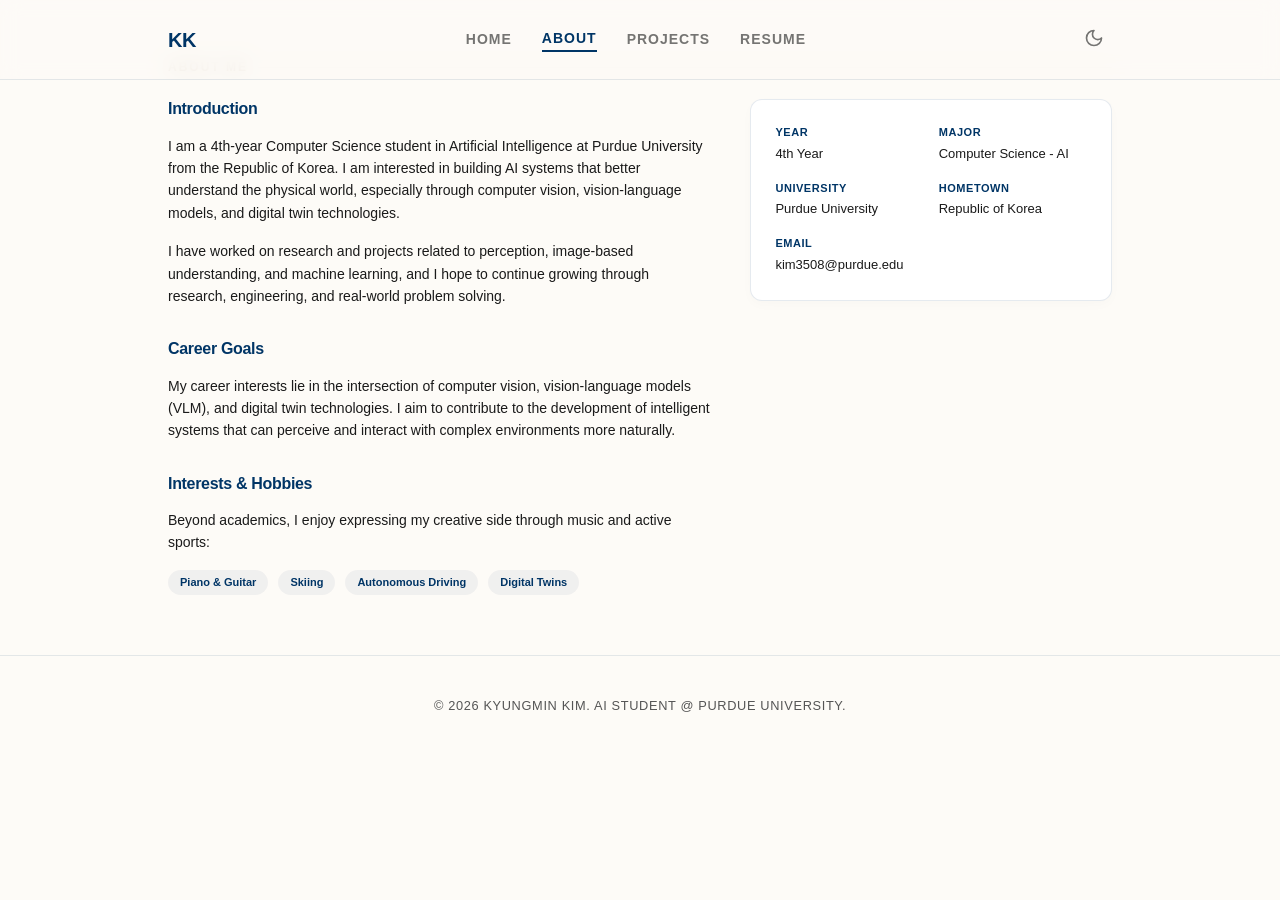
<file: about.html>
<!DOCTYPE html>
<html lang="en">
<head>
    <meta charset="UTF-8">
    <meta name="viewport" content="width=device-width, initial-scale=1.0">
    <title>About | Kyungmin Kim</title>
    <link rel="stylesheet" href="style.css">
</head>
<body>
    <div id="entry-overlay" class="entry-overlay"></div>
    <nav>
        <div class="container">
            <a href="index.html" class="logo">KK</a>
            <div class="nav-links">
                <a href="index.html">Home</a>
                <a href="about.html" class="active">About</a>
                <a href="projects.html">Projects</a>
                <a href="resume.html">Resume</a>
            </div>
            <button id="theme-toggle" class="theme-toggle" aria-label="Toggle dark mode">
                <span id="moon-icon">
                    <svg xmlns="http://www.w3.org/2000/svg" width="20" height="20" viewBox="0 0 24 24" fill="none" stroke="currentColor" stroke-width="2" stroke-linecap="round" stroke-linejoin="round" class="lucide lucide-moon"><path d="M12 3a6 6 0 0 0 9 9 9 9 0 1 1-9-9Z"/></svg>
                </span>
                <span id="sun-icon" style="display: none;">
                    <svg xmlns="http://www.w3.org/2000/svg" width="20" height="20" viewBox="0 0 24 24" fill="none" stroke="currentColor" stroke-width="2" stroke-linecap="round" stroke-linejoin="round" class="lucide lucide-sun"><circle cx="12" cy="12" r="4"/><path d="M12 2v2"/><path d="M12 20v2"/><path d="m4.93 4.93 1.41 1.41"/><path d="m17.66 17.66 1.41 1.41"/><path d="M2 12h2"/><path d="M20 12h2"/><path d="m6.34 17.66-1.41 1.41"/><path d="m19.07 4.93-1.41 1.41"/></svg>
                </span>
            </button>
        </div>
    </nav>

    <main class="container">
        <section class="fade-in">
            <h1 class="section-title">About Me</h1>
            <div class="about-grid">
                <div class="about-content">
                    <h3>Introduction</h3>
                    <p>I am a 4th-year Computer Science student in Artificial Intelligence at Purdue University from the Republic of Korea. I am interested in building AI systems that better understand the physical world, especially through computer vision, vision-language models, and digital twin technologies.</p>
                    <p style="margin-top: 1rem;">I have worked on research and projects related to perception, image-based understanding, and machine learning, and I hope to continue growing through research, engineering, and real-world problem solving.</p>
                    
                    <h3 style="margin-top: 2rem;">Career Goals</h3>
                    <p>My career interests lie in the intersection of computer vision, vision-language models (VLM), and digital twin technologies. I aim to contribute to the development of intelligent systems that can perceive and interact with complex environments more naturally.</p>

                    <h3 style="margin-top: 2rem;">Interests & Hobbies</h3>
                    <p>Beyond academics, I enjoy expressing my creative side through music and active sports:</p>
                    <div style="margin-top: 1rem; display: flex; flex-wrap: wrap; gap: 10px;">
                        <span class="pill">Piano & Guitar</span>
                        <span class="pill">Skiing</span>
                        <span class="pill">Autonomous Driving</span>
                        <span class="pill">Digital Twins</span>
                    </div>
                </div>
                <div class="info-list">
                    <div class="info-item">
                        <span class="info-label">Year</span>
                        <span class="info-value">4th Year</span>
                    </div>
                    <div class="info-item">
                        <span class="info-label">Major</span>
                        <span class="info-value">Computer Science - AI</span>
                    </div>
                    <div class="info-item">
                        <span class="info-label">University</span>
                        <span class="info-value">Purdue University</span>
                    </div>
                    <div class="info-item">
                        <span class="info-label">Hometown</span>
                        <span class="info-value">Republic of Korea</span>
                    </div>
                    <div class="info-item">
                        <span class="info-label">Email</span>
                        <span class="info-value">kim3508@purdue.edu</span>
                    </div>
                </div>
            </div>
        </section>
    </main>

    <footer>
        <div class="container">
            <p>&copy; 2026 Kyungmin Kim. AI Student @ Purdue University.</p>
        </div>
    </footer>

    <script src="script.js"></script>
</body>
</html>
</file>
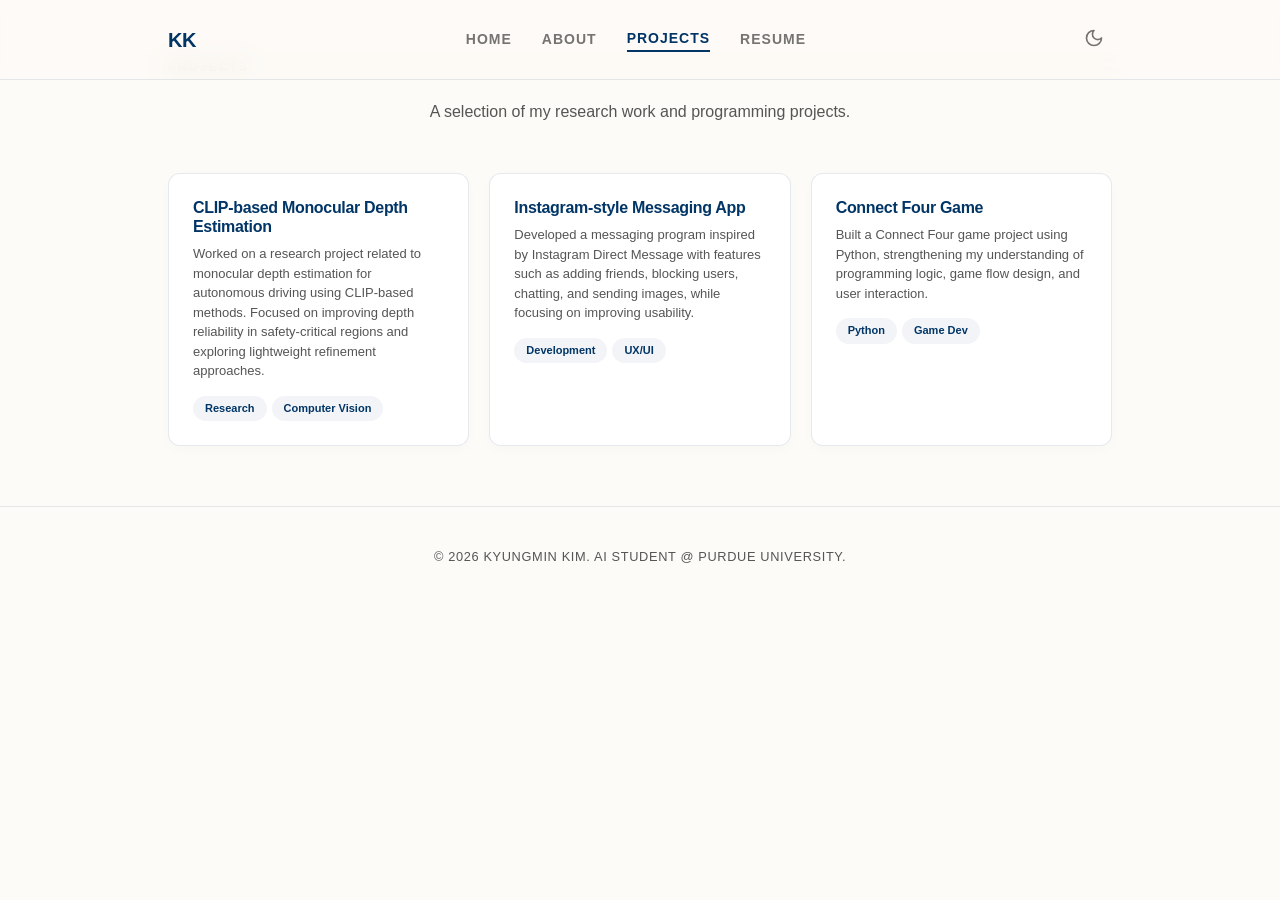
<file: projects.html>
<!DOCTYPE html>
<html lang="en">
<head>
    <meta charset="UTF-8">
    <meta name="viewport" content="width=device-width, initial-scale=1.0">
    <title>Projects | Kyungmin Kim</title>
    <link rel="stylesheet" href="style.css">
</head>
<body>
    <div id="entry-overlay" class="entry-overlay"></div>
    <nav>
        <div class="container">
            <a href="index.html" class="logo">KK</a>
            <div class="nav-links">
                <a href="index.html">Home</a>
                <a href="about.html">About</a>
                <a href="projects.html" class="active">Projects</a>
                <a href="resume.html">Resume</a>
            </div>
            <button id="theme-toggle" class="theme-toggle" aria-label="Toggle dark mode">
                <span id="moon-icon">
                    <svg xmlns="http://www.w3.org/2000/svg" width="20" height="20" viewBox="0 0 24 24" fill="none" stroke="currentColor" stroke-width="2" stroke-linecap="round" stroke-linejoin="round" class="lucide lucide-moon"><path d="M12 3a6 6 0 0 0 9 9 9 9 0 1 1-9-9Z"/></svg>
                </span>
                <span id="sun-icon" style="display: none;">
                    <svg xmlns="http://www.w3.org/2000/svg" width="20" height="20" viewBox="0 0 24 24" fill="none" stroke="currentColor" stroke-width="2" stroke-linecap="round" stroke-linejoin="round" class="lucide lucide-sun"><circle cx="12" cy="12" r="4"/><path d="M12 2v2"/><path d="M12 20v2"/><path d="m4.93 4.93 1.41 1.41"/><path d="m17.66 17.66 1.41 1.41"/><path d="M2 12h2"/><path d="M20 12h2"/><path d="m6.34 17.66-1.41 1.41"/><path d="m19.07 4.93-1.41 1.41"/></svg>
                </span>
            </button>
        </div>
    </nav>

    <main class="container">
        <section class="fade-in">
            <h1 class="section-title">Projects</h1>
            <p style="text-align: center; margin-bottom: 3rem; color: var(--text-muted);">A selection of my research work and programming projects.</p>
            
            <div class="projects-grid">
                <!-- Project 1 -->
                <div class="project-card fade-in">
                    <h3>CLIP-based Monocular Depth Estimation</h3>
                    <p>Worked on a research project related to monocular depth estimation for autonomous driving using CLIP-based methods. Focused on improving depth reliability in safety-critical regions and exploring lightweight refinement approaches.</p>
                    <div class="tags">
                        <span>Research</span>
                        <span>Computer Vision</span>
                    </div>
                </div>

                <!-- Project 2 -->
                <div class="project-card fade-in">
                    <h3>Instagram-style Messaging App</h3>
                    <p>Developed a messaging program inspired by Instagram Direct Message with features such as adding friends, blocking users, chatting, and sending images, while focusing on improving usability.</p>
                    <div class="tags">
                        <span>Development</span>
                        <span>UX/UI</span>
                    </div>
                </div>

                <!-- Project 3 -->
                <div class="project-card fade-in">
                    <h3>Connect Four Game</h3>
                    <p>Built a Connect Four game project using Python, strengthening my understanding of programming logic, game flow design, and user interaction.</p>
                    <div class="tags">
                        <span>Python</span>
                        <span>Game Dev</span>
                    </div>
                </div>
            </div>
        </section>
    </main>

    <footer>
        <div class="container">
            <p>&copy; 2026 Kyungmin Kim. AI Student @ Purdue University.</p>
        </div>
    </footer>

    <script src="script.js"></script>
</body>
</html>
</file>
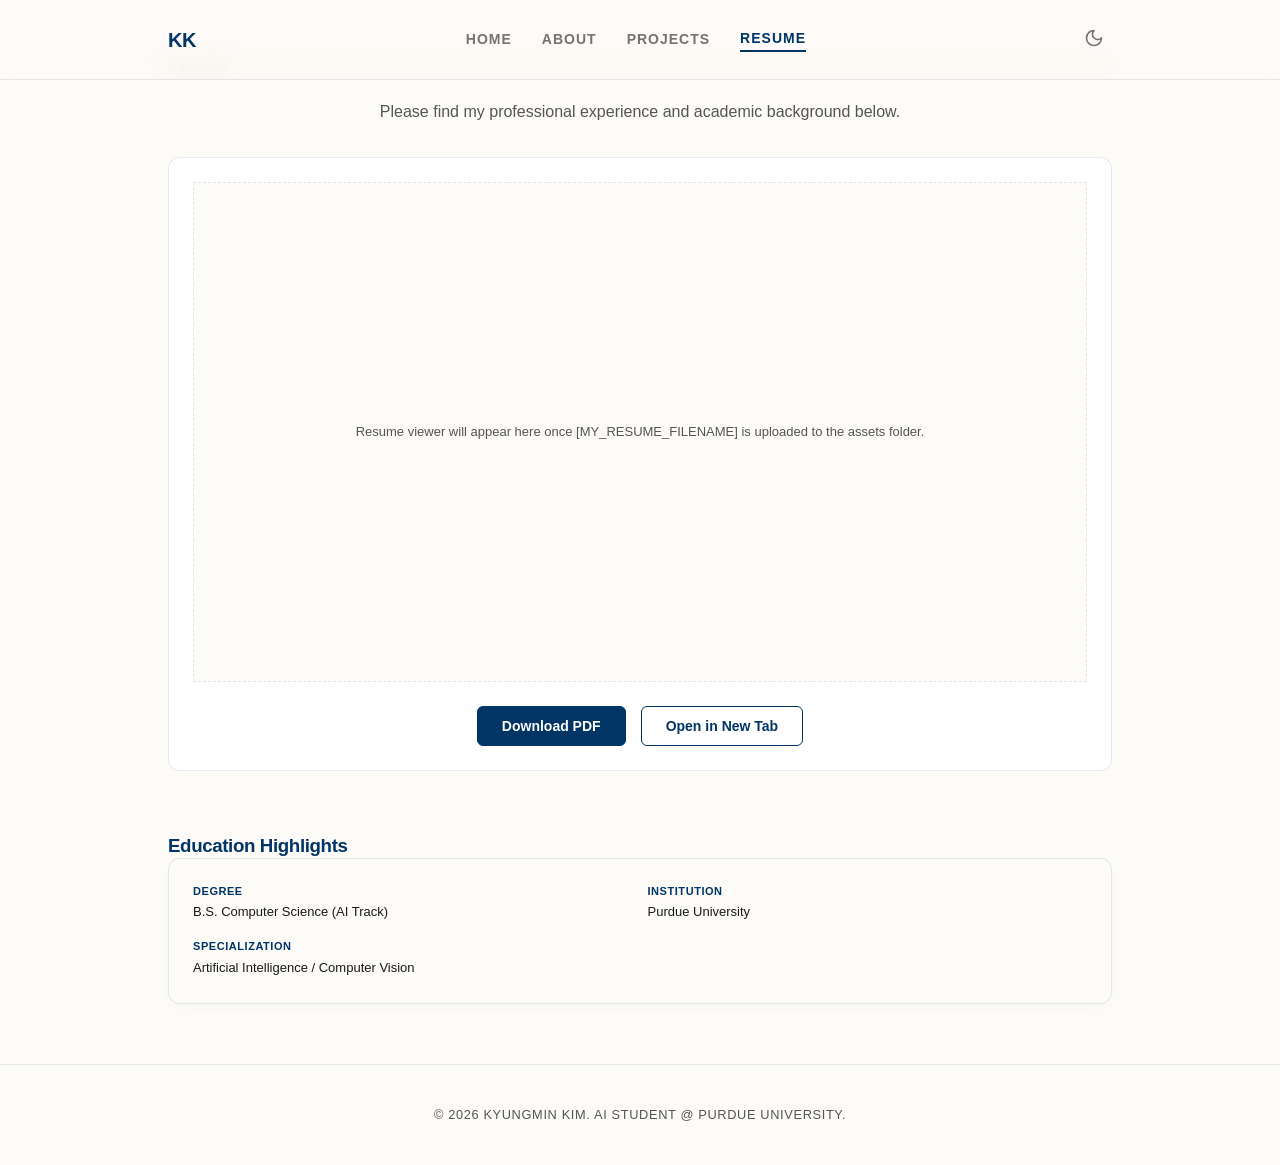
<file: resume.html>
<!DOCTYPE html>
<html lang="en">
<head>
    <meta charset="UTF-8">
    <meta name="viewport" content="width=device-width, initial-scale=1.0">
    <title>Resume | Kyungmin Kim</title>
    <link rel="stylesheet" href="style.css">
</head>
<body>
    <div id="entry-overlay" class="entry-overlay"></div>
    <nav>
        <div class="container">
            <a href="index.html" class="logo">KK</a>
            <div class="nav-links">
                <a href="index.html">Home</a>
                <a href="about.html">About</a>
                <a href="projects.html">Projects</a>
                <a href="resume.html" class="active">Resume</a>
            </div>
            <button id="theme-toggle" class="theme-toggle" aria-label="Toggle dark mode">
                <span id="moon-icon">
                    <svg xmlns="http://www.w3.org/2000/svg" width="20" height="20" viewBox="0 0 24 24" fill="none" stroke="currentColor" stroke-width="2" stroke-linecap="round" stroke-linejoin="round" class="lucide lucide-moon"><path d="M12 3a6 6 0 0 0 9 9 9 9 0 1 1-9-9Z"/></svg>
                </span>
                <span id="sun-icon" style="display: none;">
                    <svg xmlns="http://www.w3.org/2000/svg" width="20" height="20" viewBox="0 0 24 24" fill="none" stroke="currentColor" stroke-width="2" stroke-linecap="round" stroke-linejoin="round" class="lucide lucide-sun"><circle cx="12" cy="12" r="4"/><path d="M12 2v2"/><path d="M12 20v2"/><path d="m4.93 4.93 1.41 1.41"/><path d="m17.66 17.66 1.41 1.41"/><path d="M2 12h2"/><path d="M20 12h2"/><path d="m6.34 17.66-1.41 1.41"/><path d="m19.07 4.93-1.41 1.41"/></svg>
                </span>
            </button>
        </div>
    </nav>

    <main class="container">
        <section class="fade-in">
            <h1 class="section-title">Resume</h1>
            <p style="text-align: center; margin-bottom: 2rem; color: var(--text-muted);">Please find my professional experience and academic background below.</p>
            
            <div class="resume-viewer fade-in">
                <div class="resume-placeholder">
                    <p>Resume viewer will appear here once [MY_RESUME_FILENAME] is uploaded to the assets folder.</p>
                </div>
                <div class="cta-group">
                    <a href="assets/MY_RESUME_FILENAME" download class="btn btn-primary">Download PDF</a>
                    <a href="assets/MY_RESUME_FILENAME" target="_blank" class="btn btn-outline">Open in New Tab</a>
                </div>
            </div>

            <div style="margin-top: 4rem;">
                <h3>Education Highlights</h3>
                <div class="info-list" style="background: var(--bg-main); border: 1px solid var(--border);">
                    <div class="info-item">
                        <span class="info-label">Degree</span>
                        <span class="info-value">B.S. Computer Science (AI Track)</span>
                    </div>
                    <div class="info-item">
                        <span class="info-label">Institution</span>
                        <span class="info-value">Purdue University</span>
                    </div>
                    <div class="info-item">
                        <span class="info-label">Specialization</span>
                        <span class="info-value">Artificial Intelligence / Computer Vision</span>
                    </div>
                </div>
            </div>
        </section>
    </main>

    <footer>
        <div class="container">
            <p>&copy; 2026 Kyungmin Kim. AI Student @ Purdue University.</p>
        </div>
    </footer>

    <script src="script.js"></script>
</body>
</html>
</file>
<file: style.css>
/* 
  Kyungmin Kim Portfolio - Styling
  Theme: Clean Minimalism
  Primary: #003566, Secondary: #9B7E5D
*/

@import url('https://fonts.googleapis.com/css2?family=Inter:wght@400;500;600;700&display=swap');

:root {
    /* Light Mode Colors */
    --primary: #003566;
    --primary-light: rgba(0, 53, 102, 0.05);
    --secondary: #9B7E5D;
    --bg-main: #FDFBF7;
    --bg-offset: #FFFFFF;
    --text-main: #1A1A1A;
    --text-muted: #555555;
    --border: rgba(0, 53, 102, 0.1);
    --navbar-bg: rgba(253, 251, 247, 0.8);
    
    /* Transitions */
    --transition-fast: 0.2s ease;
    --transition-slow: 0.5s ease;
    
    /* Layout */
    --container-max-width: 1024px;
}

[data-theme="dark"] {
    --primary: #7bb4e3;
    --primary-light: rgba(123, 180, 227, 0.1);
    --secondary: #d4b494;
    --bg-main: #121212;
    --bg-offset: #1e1e1e;
    --text-main: #f0f0f0;
    --text-muted: #aaaaaa;
    --border: rgba(255, 255, 255, 0.1);
    --navbar-bg: rgba(18, 18, 18, 0.8);
}

* {
    margin: 0;
    padding: 0;
    box-sizing: border-box;
}

html {
    scroll-behavior: smooth;
}

body {
    font-family: 'Helvetica Neue', Arial, 'Inter', sans-serif;
    background-color: var(--bg-main);
    color: var(--text-main);
    line-height: 1.6;
    transition: background-color var(--transition-fast), color var(--transition-fast);
}

h1, h2, h3, h4 {
    font-weight: 700;
    line-height: 1.2;
    color: var(--primary);
    letter-spacing: -0.02em;
}

a {
    color: inherit;
    text-decoration: none;
    transition: var(--transition-fast);
}

ul {
    list-style: none;
}

img {
    max-width: 100%;
    display: block;
}

.container {
    max-width: var(--container-max-width);
    margin: 0 auto;
    padding: 0 40px;
}

/* Navigation */
nav {
    position: fixed;
    top: 0;
    left: 0;
    width: 100%;
    z-index: 1000;
    background: var(--navbar-bg);
    backdrop-filter: blur(10px);
    border-bottom: 1px solid var(--border);
    height: 80px;
    display: flex;
    align-items: center;
}

nav .container {
    display: flex;
    justify-content: space-between;
    align-items: center;
    width: 100%;
}

.logo {
    font-size: 20px;
    font-weight: 700;
    color: var(--primary);
    letter-spacing: -0.5px;
    text-transform: uppercase;
}

.nav-links {
    display: flex;
    gap: 30px;
    align-items: center;
    font-size: 14px;
    text-transform: uppercase;
    letter-spacing: 1px;
    font-weight: 600;
}

.nav-links a {
    color: var(--text-main);
    opacity: 0.6;
}

.nav-links a:hover, .nav-links a.active {
    opacity: 1;
    color: var(--primary);
    border-bottom: 2px solid var(--primary);
}

.theme-toggle {
    background: none;
    border: none;
    cursor: pointer;
    color: var(--text-main);
    padding: 0.5rem;
    display: flex;
    align-items: center;
    justify-content: center;
    opacity: 0.6;
}

.theme-toggle:hover {
    opacity: 1;
}

/* Hero Section */
.hero {
    padding: 160px 0 80px;
    text-align: center;
    max-width: 800px;
    margin: 0 auto;
}

.profile-container {
    width: 180px;
    height: 180px;
    margin: 0 auto 2rem;
    border-radius: 12px; /* Changed from 50% to match theme */
    overflow: hidden;
    border: 4px solid white;
    box-shadow: 0 10px 20px rgba(0,0,0,0.05);
}

[data-theme="dark"] .profile-container {
    border-color: var(--bg-offset);
}

.profile-photo {
    width: 100%;
    height: 100%;
    object-fit: cover;
}

.hero h1 {
    font-size: 32px;
    margin-bottom: 4px;
}

.tagline {
    font-size: 16px;
    color: var(--secondary);
    font-weight: 500;
    margin-bottom: 1.5rem;
    line-height: 1.4;
    font-style: normal; /* Less emphasis on italics for minimalism */
}

.hero-intro {
    font-size: 14px;
    line-height: 1.6;
    color: var(--text-muted);
    margin: 10px auto 2.5rem;
    max-width: 600px;
}

.cta-group {
    display: flex;
    justify-content: center;
    gap: 15px;
}

.btn {
    padding: 8px 24px;
    border-radius: 6px;
    font-size: 14px;
    font-weight: 600;
    transition: var(--transition-fast);
    cursor: pointer;
    font-family: inherit;
    text-transform: none;
}

.btn-primary {
    background-color: var(--primary);
    color: white;
    border: 1px solid var(--primary);
}

.btn-primary:hover {
    opacity: 0.9;
    transform: translateY(-1px);
}

.btn-outline {
    background: transparent;
    border: 1px solid var(--primary);
    color: var(--primary);
}

.btn-outline:hover {
    background-color: var(--primary-light);
}

/* Section Styling */
section {
    padding: 60px 0;
}

.section-title {
    font-size: 12px;
    text-transform: uppercase;
    letter-spacing: 2px;
    color: var(--secondary);
    font-weight: 700;
    margin-bottom: 25px;
    display: flex;
    align-items: center;
    gap: 10px;
    text-align: left;
}

.section-title::after {
    content: '';
    height: 1px;
    flex-grow: 1;
    background: rgba(155, 126, 93, 0.3);
}

/* About Page / Section */
.about-grid {
    display: grid;
    grid-template-columns: 1.5fr 1fr;
    gap: 40px;
    align-items: start;
}

.about-content h3 {
    font-size: 16px;
    margin-bottom: 1rem;
    color: var(--primary);
}

.about-content p {
    font-size: 14px;
    margin-bottom: 1rem;
}

.info-list {
    margin-top: 0;
    display: grid;
    grid-template-columns: 1fr 1fr;
    gap: 15px;
    font-size: 13px;
    background: var(--bg-offset);
    padding: 24px;
    border-radius: 12px;
    border: 1px solid var(--border);
    box-shadow: 0 4px 12px rgba(0,0,0,0.02);
}

.info-item {
    display: block;
    padding: 0;
    border-bottom: none;
}

.info-label {
    display: block;
    font-size: 11px;
    text-transform: uppercase;
    margin-bottom: 2px;
    font-weight: 700;
    color: var(--primary);
    letter-spacing: 0.05em;
}

.info-value {
    color: var(--text-main);
    font-weight: 400;
}

/* Projects */
.projects-grid {
    display: grid;
    grid-template-columns: repeat(auto-fit, minmax(300px, 1fr));
    gap: 20px;
}

.project-card {
    background: var(--bg-offset);
    padding: 24px;
    border-radius: 12px;
    border: 1px solid var(--border);
    box-shadow: 0 4px 12px rgba(0,0,0,0.02);
    transition: var(--transition-fast);
}

.project-card:hover {
    box-shadow: 0 8px 16px rgba(0,0,0,0.05);
    border-color: var(--secondary);
}

.project-card h3 {
    font-size: 16px;
    color: var(--primary);
    margin-bottom: 8px;
}

.project-card p {
    font-size: 13px;
    line-height: 1.5;
    color: var(--text-muted);
}

.tags {
    margin-top: 15px;
    display: flex;
    flex-wrap: wrap;
    gap: 5px;
}

.tags span, .pill {
    display: inline-block;
    padding: 4px 12px;
    background: var(--primary-light);
    color: var(--primary);
    border-radius: 20px;
    font-size: 11px;
    font-weight: 600;
}

/* Resume */
.resume-viewer {
    background: var(--bg-offset);
    border-radius: 12px;
    padding: 24px;
    text-align: center;
    border: 1px solid var(--border);
}

.resume-placeholder {
    width: 100%;
    min-height: 500px;
    border: 1px dashed var(--border);
    display: flex;
    align-items: center;
    justify-content: center;
    background: var(--bg-main);
    color: var(--text-muted);
    margin-bottom: 1.5rem;
    font-size: 13px;
}

/* Contact & Socials */
.contact-section {
    text-align: center;
    padding-bottom: 100px;
}

.social-links {
    display: flex;
    justify-content: center;
    gap: 15px;
    margin-top: 2rem;
    margin-bottom: 2rem;
}

.social-icon {
    padding: 8px 16px;
    border: 1px solid var(--primary);
    border-radius: 6px;
    font-size: 12px;
    text-decoration: none;
    color: var(--primary);
    font-weight: 600;
    background: transparent;
    display: flex;
    align-items: center;
    gap: 8px;
    width: auto;
    height: auto;
}

.social-icon svg {
    width: 14px;
    height: 14px;
}

.social-icon:hover {
    background: var(--primary);
    color: white;
    transform: translateY(-1px);
}

/* Footer */
footer {
    padding: 40px 0;
    text-align: center;
    border-top: 1px solid var(--border);
    color: var(--text-muted);
    font-size: 0.8rem;
    letter-spacing: 0.05em;
    text-transform: uppercase;
}

/* Entry Animation - Car */
.car-animation-container {
    position: fixed;
    top: 50%;
    left: -120px;
    transform: translateY(-50%);
    z-index: 2000;
    pointer-events: none;
    transition: opacity 0.5s ease;
}

@keyframes driveThrough {
    0% { left: -100px; transform: translateY(-50%) scaleX(1); }
    45% { left: 50%; transform: translateY(-50%) scaleX(1); }
    55% { transform: translateY(-50%) scaleX(1) rotate(0deg); }
    60% { transform: translateY(-50%) scaleX(1) rotate(-5deg); }
    65% { transform: translateY(-50%) scaleX(1) rotate(5deg); }
    70% { transform: translateY(-50%) scaleX(1) rotate(0deg); }
    100% { left: 120%; transform: translateY(-50%) scaleX(1); }
}

.car-driving {
    animation: driveThrough 3s cubic-bezier(0.4, 0, 0.2, 1) forwards;
}

.entry-overlay {
    position: fixed;
    top: 0;
    left: 0;
    width: 100%;
    height: 100vh;
    background: var(--bg-main);
    z-index: 1999;
    display: flex;
    justify-content: center;
    align-items: center;
    transition: opacity 0.8s ease;
}

.entry-overlay.fade-out {
    opacity: 0;
    pointer-events: none;
}

/* Animations */
.fade-in {
    opacity: 0;
    transform: translateY(10px);
    transition: opacity 0.6s ease-out, transform 0.6s ease-out;
}

.fade-in.visible {
    opacity: 1;
    transform: translateY(0);
}

/* Responsive */
@media (max-width: 768px) {
    .about-grid {
        grid-template-columns: 1fr;
    }
    
    .info-list {
        grid-template-columns: 1fr;
    }

    .hero h1 {
        font-size: 28px;
    }
    
    .nav-links {
        gap: 15px;
        font-size: 12px;
    }
}
</file>
